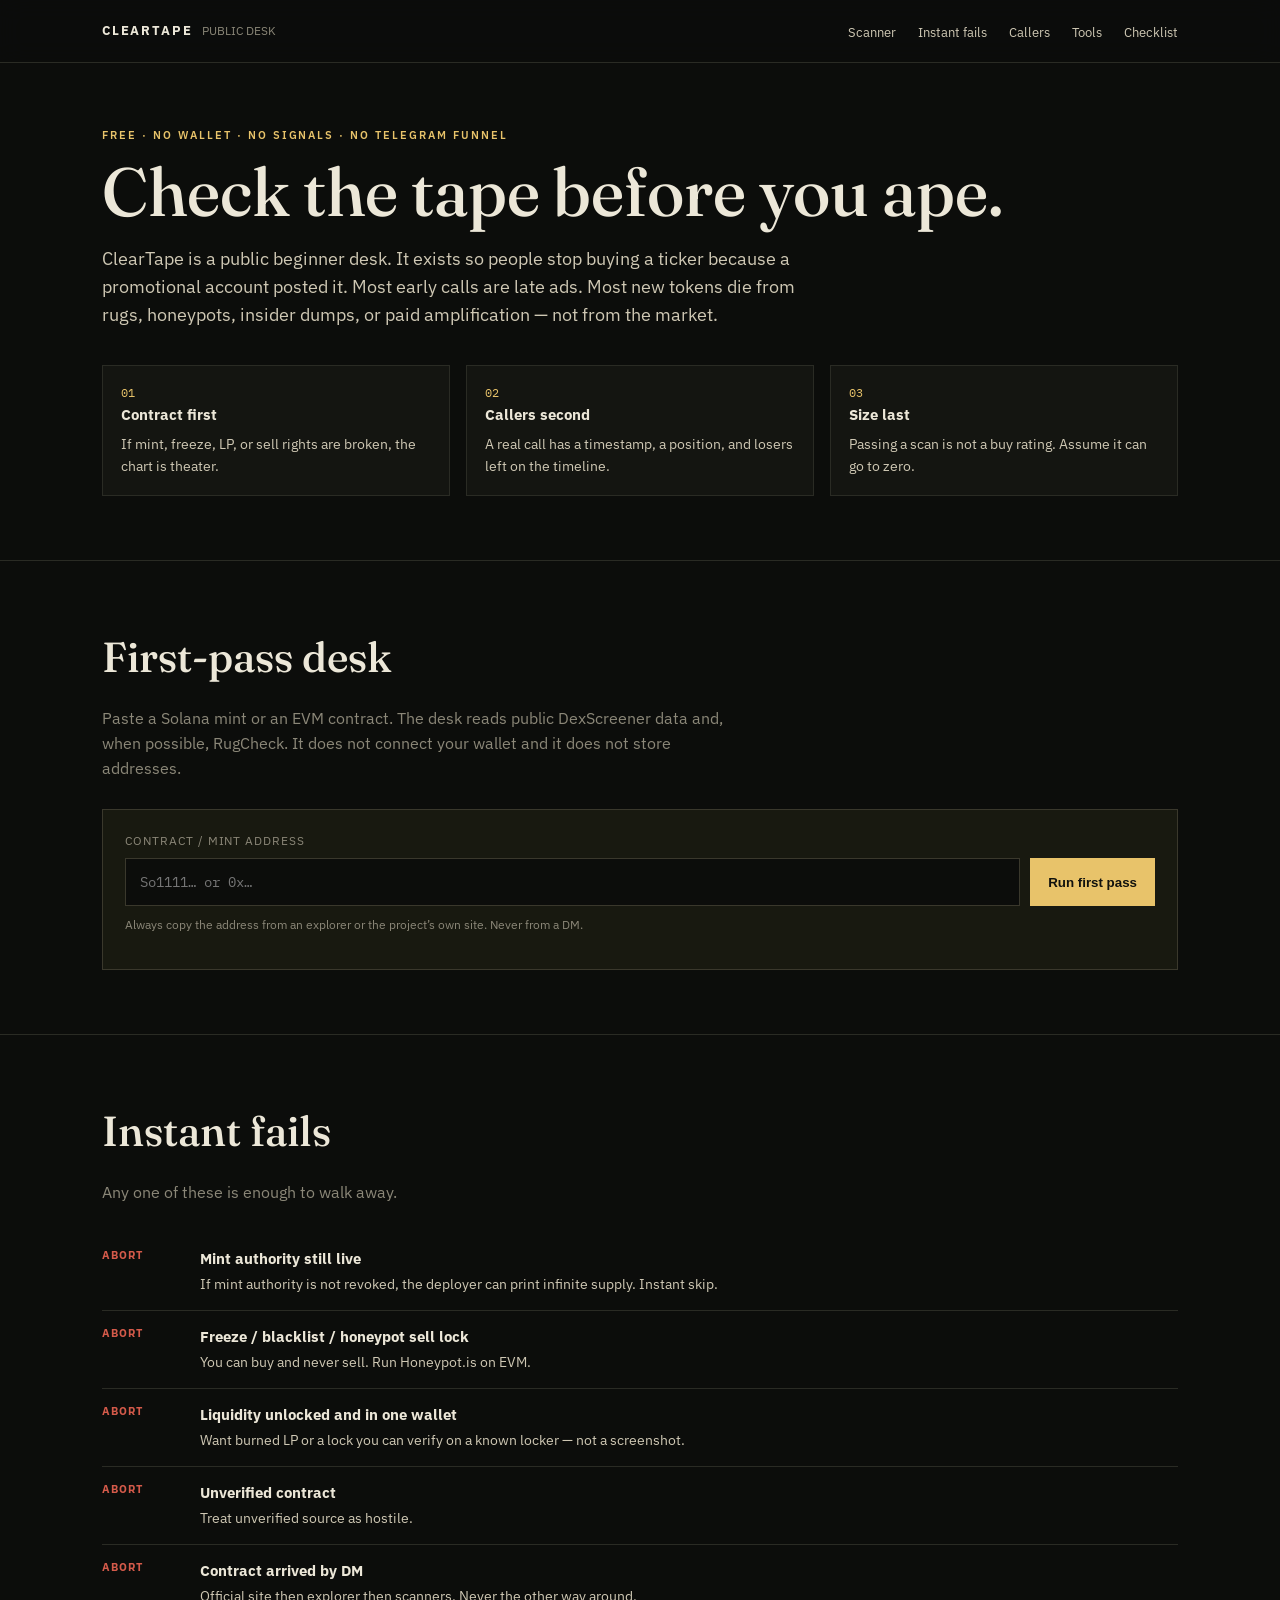
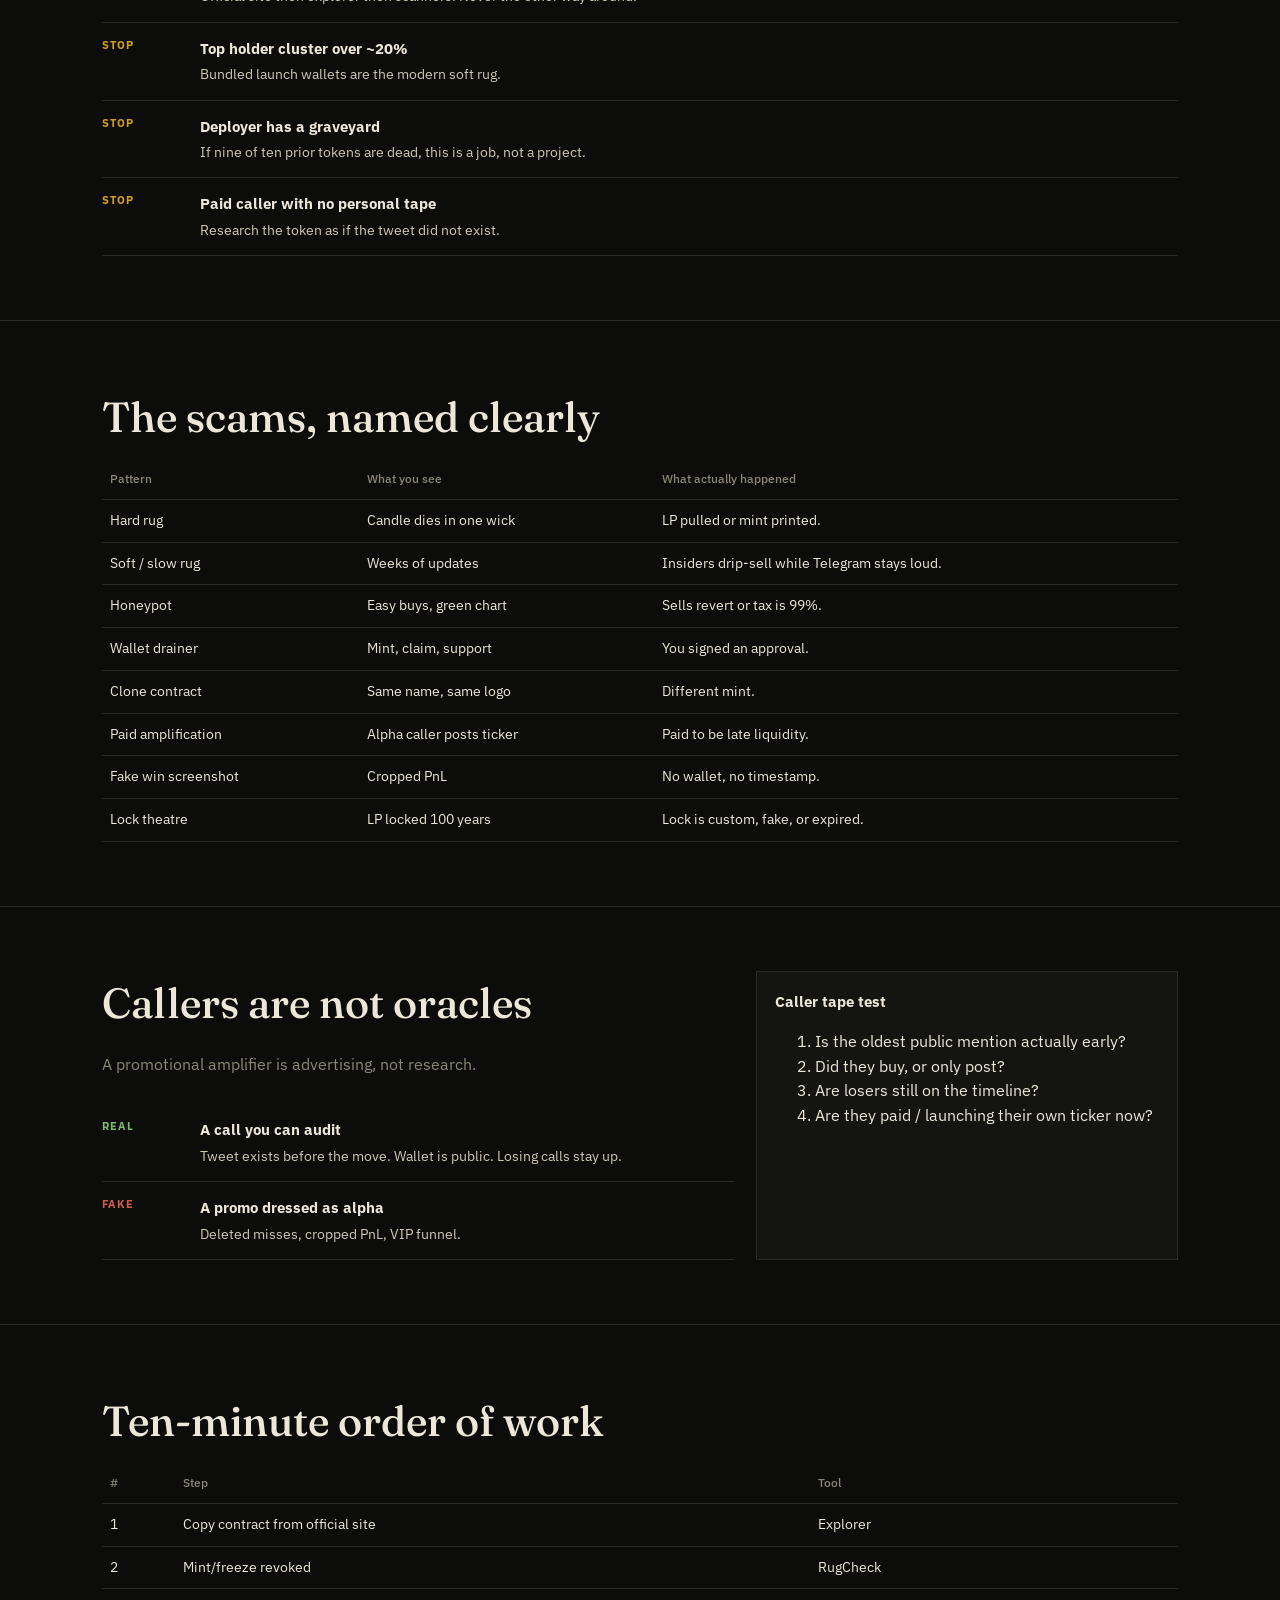
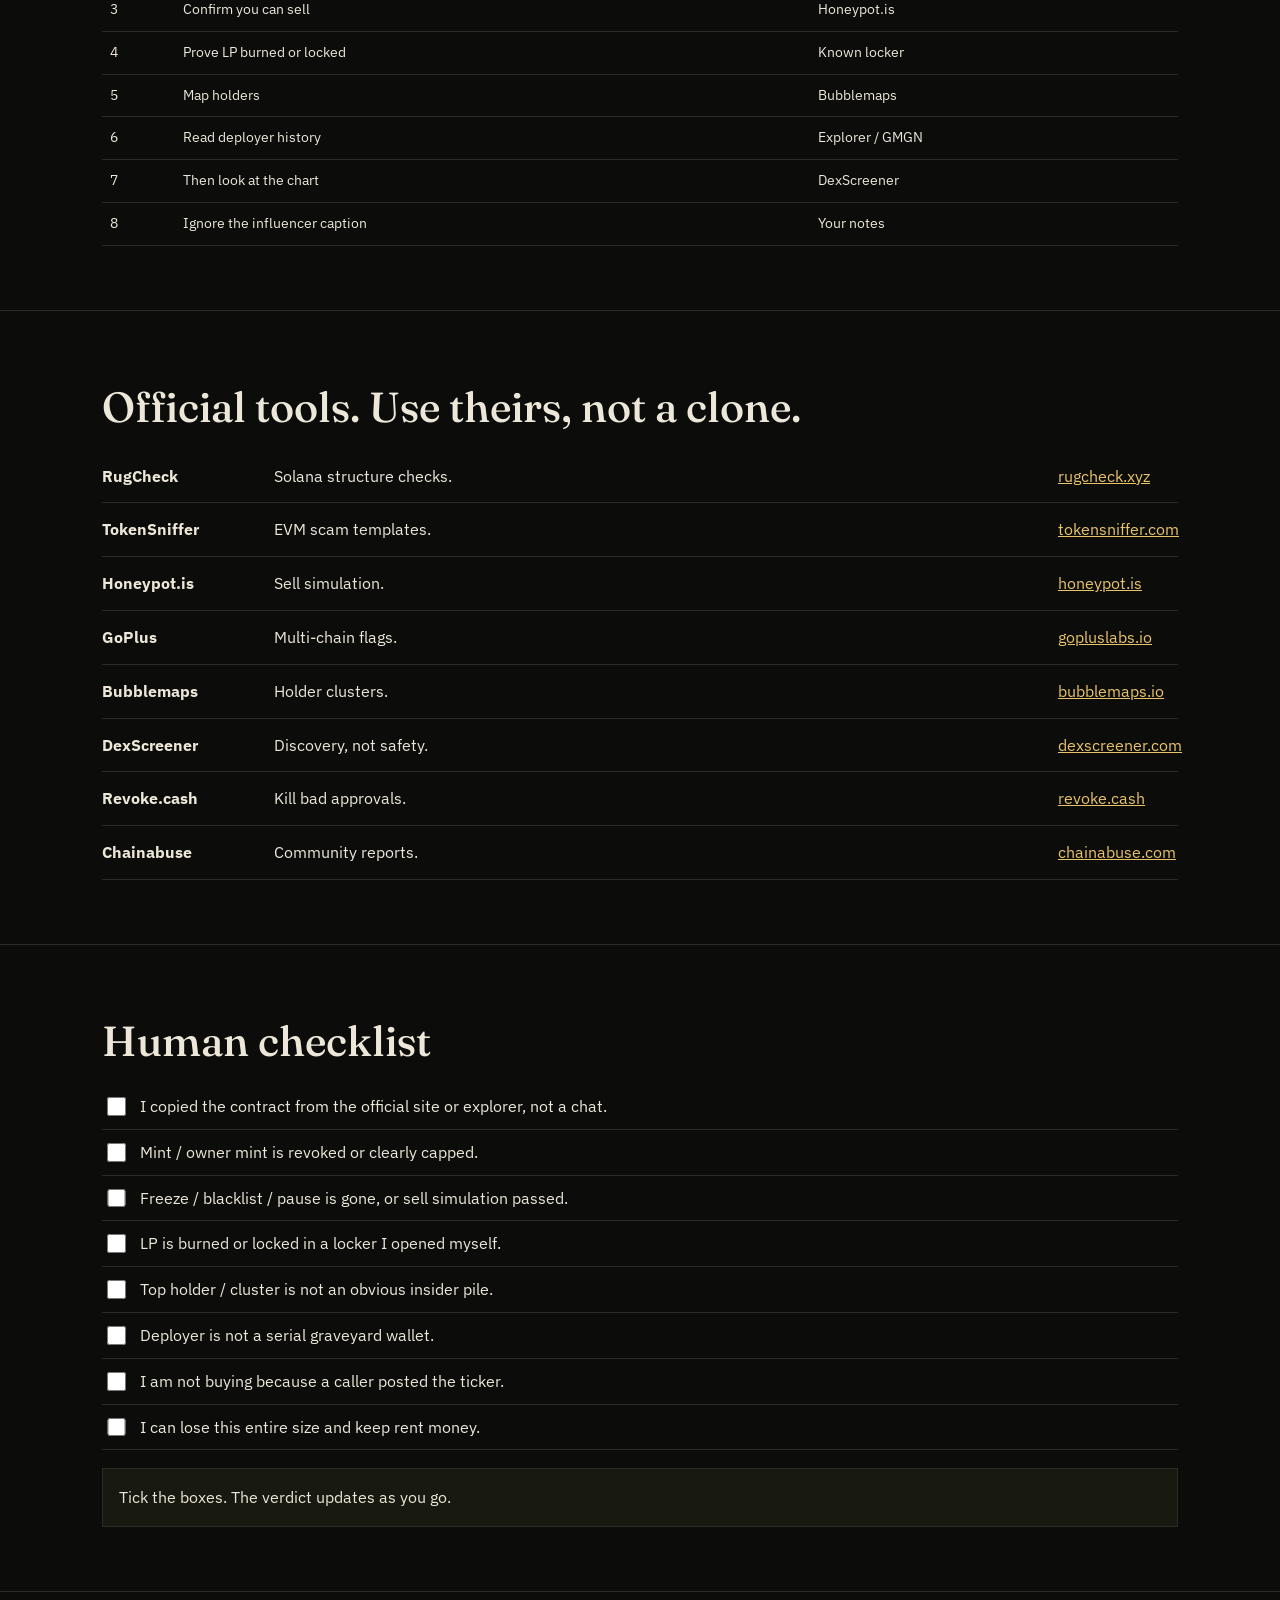
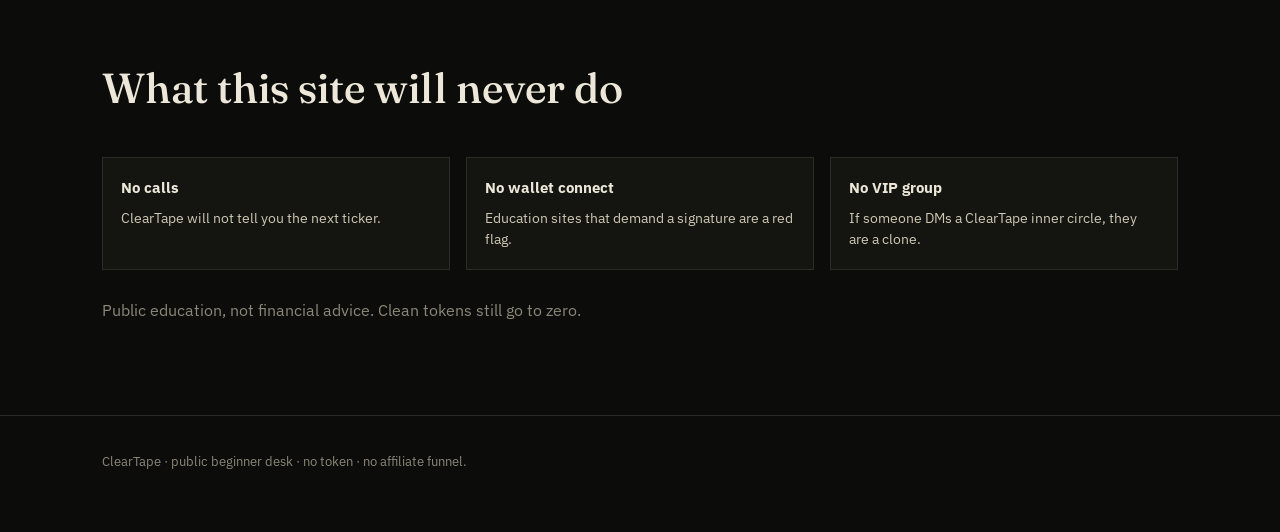
<file: index.html>
<!DOCTYPE html>
<html lang="en">
<head>
  <meta charset="UTF-8" />
  <meta name="viewport" content="width=device-width, initial-scale=1" />
  <title>ClearTape — beginner desk against rugs, honeypots, and paid callers</title>
  <meta name="description" content="Free public website that teaches beginners how to vet crypto tokens and Twitter callers before they lose money. No wallet connect. No signals. No paid group." />
  <link rel="preconnect" href="https://fonts.googleapis.com" />
  <link rel="preconnect" href="https://fonts.gstatic.com" crossorigin />
  <link href="https://fonts.googleapis.com/css2?family=Fraunces:opsz,wght@9..144,500;9..144,600&family=IBM+Plex+Mono:wght@400;500&family=IBM+Plex+Sans:wght@400;500;600&display=swap" rel="stylesheet" />
  <link rel="stylesheet" href="styles.css" />
</head>
<body>
  <header>
    <div class="wrap nav">
      <a class="brand" href="#top"><b>CLEARTAPE</b><span>PUBLIC DESK</span></a>
      <nav>
        <a class="n" href="#desk">Scanner</a>
        <a class="n" href="#fails">Instant fails</a>
        <a class="n" href="#callers">Callers</a>
        <a class="n" href="#tools">Tools</a>
        <a class="n" href="#check">Checklist</a>
      </nav>
    </div>
  </header>
  <main id="top">
    <section class="hero">
      <div class="wrap">
        <div class="kicker">FREE · NO WALLET · NO SIGNALS · NO TELEGRAM FUNNEL</div>
        <h1>Check the tape before you ape.</h1>
        <p class="lede">ClearTape is a public beginner desk. It exists so people stop buying a ticker because a promotional account posted it. Most early calls are late ads. Most new tokens die from rugs, honeypots, insider dumps, or paid amplification — not from the market.</p>
        <div class="grid-3">
          <div class="card"><div class="num">01</div><h3>Contract first</h3><p>If mint, freeze, LP, or sell rights are broken, the chart is theater.</p></div>
          <div class="card"><div class="num">02</div><h3>Callers second</h3><p>A real call has a timestamp, a position, and losers left on the timeline.</p></div>
          <div class="card"><div class="num">03</div><h3>Size last</h3><p>Passing a scan is not a buy rating. Assume it can go to zero.</p></div>
        </div>
      </div>
    </section>
    <section id="desk">
      <div class="wrap">
        <h2>First-pass desk</h2>
        <p class="sub">Paste a Solana mint or an EVM contract. The desk reads public DexScreener data and, when possible, RugCheck. It does not connect your wallet and it does not store addresses.</p>
        <div class="desk">
          <label for="ca">CONTRACT / MINT ADDRESS</label>
          <div class="row">
            <input id="ca" type="text" spellcheck="false" placeholder="So1111… or 0x…" />
            <button id="scan-btn" type="button">Run first pass</button>
          </div>
          <p class="hint">Always copy the address from an explorer or the project’s own site. Never from a DM.</p>
          <div id="result" class="result">
            <div id="verdict" class="verdict warn"></div>
            <div id="metrics" class="metrics"></div>
            <div id="flags"></div>
            <div id="tool-links" class="links"></div>
          </div>
        </div>
      </div>
    </section>
    <section id="fails">
      <div class="wrap">
        <h2>Instant fails</h2>
        <p class="sub">Any one of these is enough to walk away.</p>
        <div class="flag"><div class="tag">ABORT</div><div><h4>Mint authority still live</h4><p>If mint authority is not revoked, the deployer can print infinite supply. Instant skip.</p></div></div>
        <div class="flag"><div class="tag">ABORT</div><div><h4>Freeze / blacklist / honeypot sell lock</h4><p>You can buy and never sell. Run Honeypot.is on EVM.</p></div></div>
        <div class="flag"><div class="tag">ABORT</div><div><h4>Liquidity unlocked and in one wallet</h4><p>Want burned LP or a lock you can verify on a known locker — not a screenshot.</p></div></div>
        <div class="flag"><div class="tag">ABORT</div><div><h4>Unverified contract</h4><p>Treat unverified source as hostile.</p></div></div>
        <div class="flag"><div class="tag">ABORT</div><div><h4>Contract arrived by DM</h4><p>Official site then explorer then scanners. Never the other way around.</p></div></div>
        <div class="flag"><div class="tag warn">STOP</div><div><h4>Top holder cluster over ~20%</h4><p>Bundled launch wallets are the modern soft rug.</p></div></div>
        <div class="flag"><div class="tag warn">STOP</div><div><h4>Deployer has a graveyard</h4><p>If nine of ten prior tokens are dead, this is a job, not a project.</p></div></div>
        <div class="flag"><div class="tag warn">STOP</div><div><h4>Paid caller with no personal tape</h4><p>Research the token as if the tweet did not exist.</p></div></div>
      </div>
    </section>
    <section id="types">
      <div class="wrap">
        <h2>The scams, named clearly</h2>
        <table>
          <thead><tr><th>Pattern</th><th>What you see</th><th>What actually happened</th></tr></thead>
          <tbody>
            <tr><td>Hard rug</td><td>Candle dies in one wick</td><td>LP pulled or mint printed.</td></tr>
            <tr><td>Soft / slow rug</td><td>Weeks of updates</td><td>Insiders drip-sell while Telegram stays loud.</td></tr>
            <tr><td>Honeypot</td><td>Easy buys, green chart</td><td>Sells revert or tax is 99%.</td></tr>
            <tr><td>Wallet drainer</td><td>Mint, claim, support</td><td>You signed an approval.</td></tr>
            <tr><td>Clone contract</td><td>Same name, same logo</td><td>Different mint.</td></tr>
            <tr><td>Paid amplification</td><td>Alpha caller posts ticker</td><td>Paid to be late liquidity.</td></tr>
            <tr><td>Fake win screenshot</td><td>Cropped PnL</td><td>No wallet, no timestamp.</td></tr>
            <tr><td>Lock theatre</td><td>LP locked 100 years</td><td>Lock is custom, fake, or expired.</td></tr>
          </tbody>
        </table>
      </div>
    </section>
    <section id="callers">
      <div class="wrap grid-2">
        <div>
          <h2>Callers are not oracles</h2>
          <p class="sub">A promotional amplifier is advertising, not research.</p>
          <div class="flag"><div class="tag ok">REAL</div><div><h4>A call you can audit</h4><p>Tweet exists before the move. Wallet is public. Losing calls stay up.</p></div></div>
          <div class="flag"><div class="tag">FAKE</div><div><h4>A promo dressed as alpha</h4><p>Deleted misses, cropped PnL, VIP funnel.</p></div></div>
        </div>
        <div class="card">
          <h3>Caller tape test</h3>
          <ol>
            <li>Is the oldest public mention actually early?</li>
            <li>Did they buy, or only post?</li>
            <li>Are losers still on the timeline?</li>
            <li>Are they paid / launching their own ticker now?</li>
          </ol>
        </div>
      </div>
    </section>
    <section id="workflow">
      <div class="wrap">
        <h2>Ten-minute order of work</h2>
        <table>
          <thead><tr><th>#</th><th>Step</th><th>Tool</th></tr></thead>
          <tbody>
            <tr><td>1</td><td>Copy contract from official site</td><td>Explorer</td></tr>
            <tr><td>2</td><td>Mint/freeze revoked</td><td>RugCheck</td></tr>
            <tr><td>3</td><td>Confirm you can sell</td><td>Honeypot.is</td></tr>
            <tr><td>4</td><td>Prove LP burned or locked</td><td>Known locker</td></tr>
            <tr><td>5</td><td>Map holders</td><td>Bubblemaps</td></tr>
            <tr><td>6</td><td>Read deployer history</td><td>Explorer / GMGN</td></tr>
            <tr><td>7</td><td>Then look at the chart</td><td>DexScreener</td></tr>
            <tr><td>8</td><td>Ignore the influencer caption</td><td>Your notes</td></tr>
          </tbody>
        </table>
      </div>
    </section>
    <section id="tools">
      <div class="wrap">
        <h2>Official tools. Use theirs, not a clone.</h2>
        <div class="tool"><b>RugCheck</b><span>Solana structure checks.</span><a href="https://rugcheck.xyz" target="_blank" rel="noopener">rugcheck.xyz</a></div>
        <div class="tool"><b>TokenSniffer</b><span>EVM scam templates.</span><a href="https://tokensniffer.com" target="_blank" rel="noopener">tokensniffer.com</a></div>
        <div class="tool"><b>Honeypot.is</b><span>Sell simulation.</span><a href="https://honeypot.is" target="_blank" rel="noopener">honeypot.is</a></div>
        <div class="tool"><b>GoPlus</b><span>Multi-chain flags.</span><a href="https://gopluslabs.io" target="_blank" rel="noopener">gopluslabs.io</a></div>
        <div class="tool"><b>Bubblemaps</b><span>Holder clusters.</span><a href="https://bubblemaps.io" target="_blank" rel="noopener">bubblemaps.io</a></div>
        <div class="tool"><b>DexScreener</b><span>Discovery, not safety.</span><a href="https://dexscreener.com" target="_blank" rel="noopener">dexscreener.com</a></div>
        <div class="tool"><b>Revoke.cash</b><span>Kill bad approvals.</span><a href="https://revoke.cash" target="_blank" rel="noopener">revoke.cash</a></div>
        <div class="tool"><b>Chainabuse</b><span>Community reports.</span><a href="https://www.chainabuse.com" target="_blank" rel="noopener">chainabuse.com</a></div>
      </div>
    </section>
    <section id="check">
      <div class="wrap">
        <h2>Human checklist</h2>
        <div class="checklist" id="human-check">
          <label class="item"><input type="checkbox" /><div>I copied the contract from the official site or explorer, not a chat.</div></label>
          <label class="item"><input type="checkbox" /><div>Mint / owner mint is revoked or clearly capped.</div></label>
          <label class="item"><input type="checkbox" /><div>Freeze / blacklist / pause is gone, or sell simulation passed.</div></label>
          <label class="item"><input type="checkbox" /><div>LP is burned or locked in a locker I opened myself.</div></label>
          <label class="item"><input type="checkbox" /><div>Top holder / cluster is not an obvious insider pile.</div></label>
          <label class="item"><input type="checkbox" /><div>Deployer is not a serial graveyard wallet.</div></label>
          <label class="item"><input type="checkbox" /><div>I am not buying because a caller posted the ticker.</div></label>
          <label class="item"><input type="checkbox" /><div>I can lose this entire size and keep rent money.</div></label>
        </div>
        <div class="scorebox" id="human-score">Tick the boxes. The verdict updates as you go.</div>
      </div>
    </section>
    <section>
      <div class="wrap">
        <h2>What this site will never do</h2>
        <div class="grid-3">
          <div class="card"><h3>No calls</h3><p>ClearTape will not tell you the next ticker.</p></div>
          <div class="card"><h3>No wallet connect</h3><p>Education sites that demand a signature are a red flag.</p></div>
          <div class="card"><h3>No VIP group</h3><p>If someone DMs a ClearTape inner circle, they are a clone.</p></div>
        </div>
        <p class="sub" style="margin-top:28px">Public education, not financial advice. Clean tokens still go to zero.</p>
      </div>
    </section>
  </main>
  <footer>
    <div class="wrap">ClearTape · public beginner desk · no token · no affiliate funnel.</div>
  </footer>
  <script src="app.js"></script>
</body>
</html>
</file>
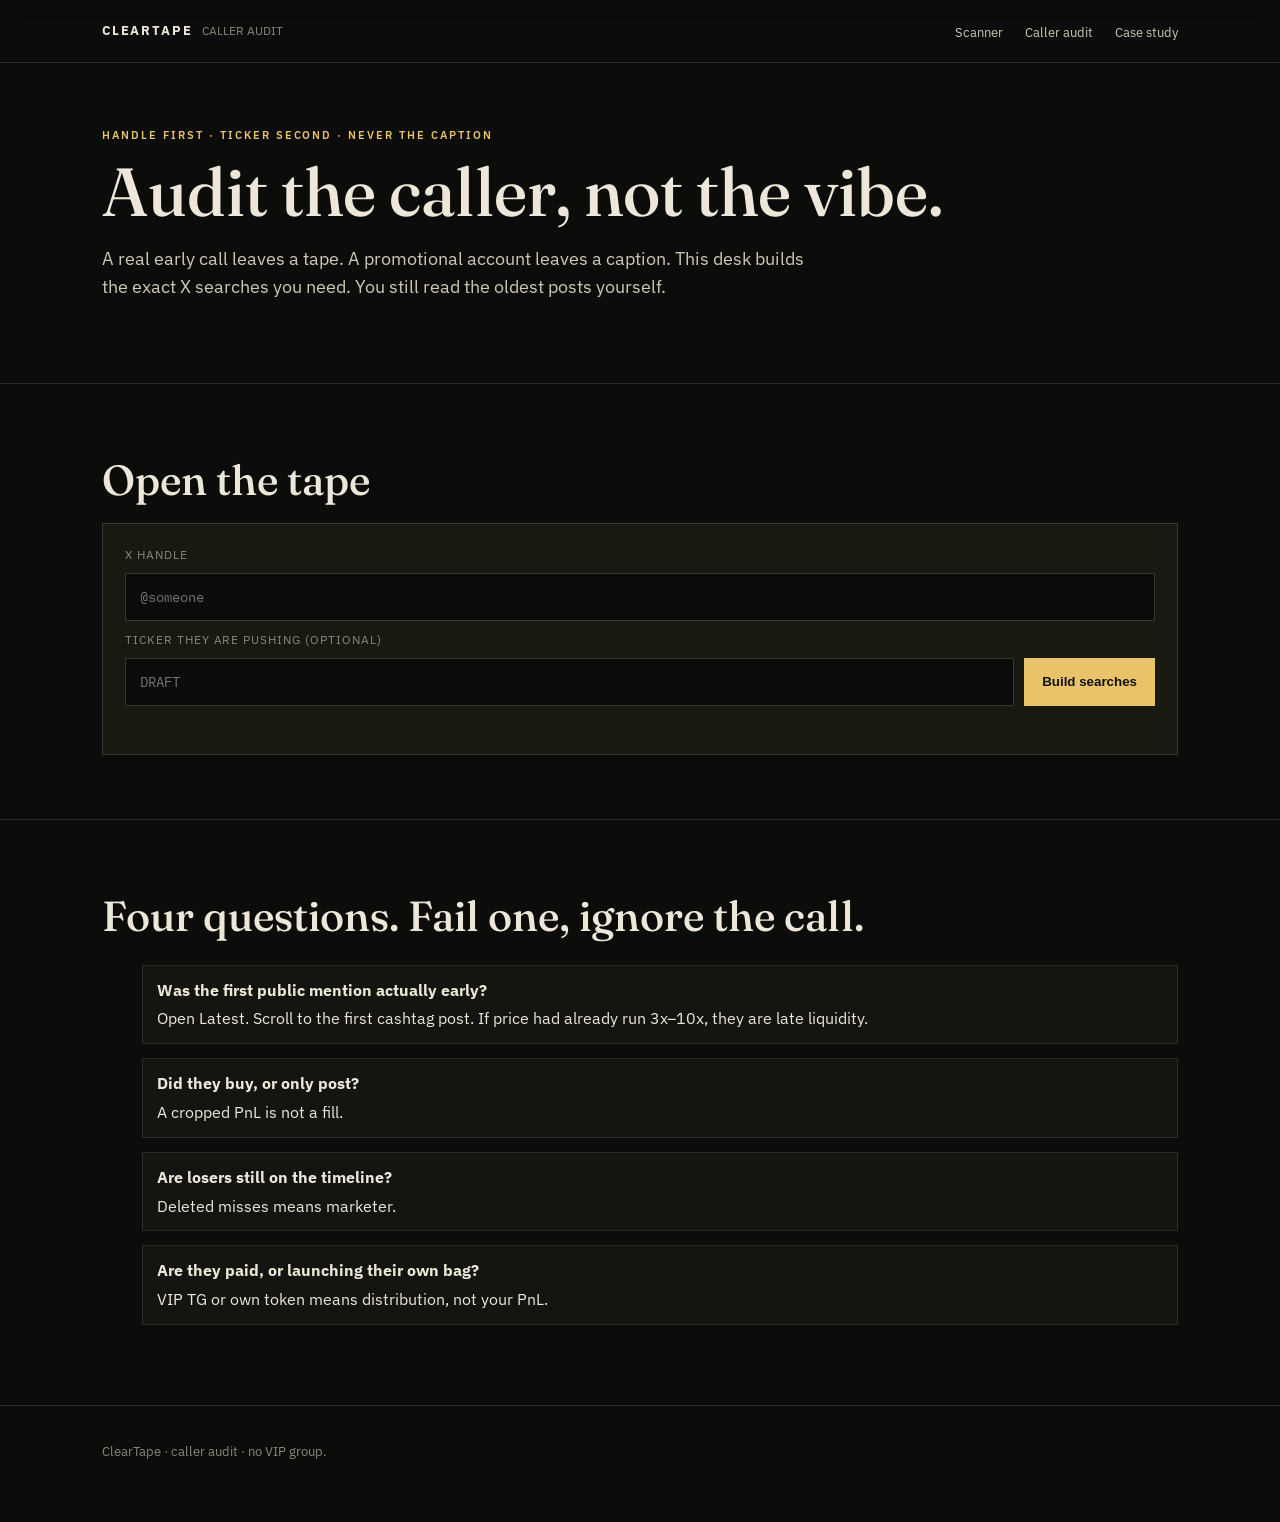
<file: callers.html>
<!DOCTYPE html>
<html lang="en">
<head>
  <meta charset="UTF-8" />
  <meta name="viewport" content="width=device-width, initial-scale=1" />
  <title>Caller audit — ClearTape</title>
  <link rel="preconnect" href="https://fonts.googleapis.com" />
  <link rel="preconnect" href="https://fonts.gstatic.com" crossorigin />
  <link href="https://fonts.googleapis.com/css2?family=Fraunces:opsz,wght@9..144,500;9..144,600&family=IBM+Plex+Mono:wght@400;500&family=IBM+Plex+Sans:wght@400;500;600&display=swap" rel="stylesheet" />
  <link rel="stylesheet" href="styles.css" />
</head>
<body>
  <header>
    <div class="wrap nav">
      <a class="brand" href="index.html"><b>CLEARTAPE</b><span>CALLER AUDIT</span></a>
      <nav>
        <a class="n" href="index.html#desk">Scanner</a>
        <a class="n" href="callers.html">Caller audit</a>
        <a class="n" href="case.html">Case study</a>
      </nav>
    </div>
  </header>
  <main>
    <section class="hero">
      <div class="wrap">
        <div class="kicker">HANDLE FIRST · TICKER SECOND · NEVER THE CAPTION</div>
        <h1>Audit the caller, not the vibe.</h1>
        <p class="lede">A real early call leaves a tape. A promotional account leaves a caption. This desk builds the exact X searches you need. You still read the oldest posts yourself.</p>
      </div>
    </section>
    <section>
      <div class="wrap">
        <h2>Open the tape</h2>
        <div class="desk">
          <label for="handle">X HANDLE</label>
          <div class="row" style="margin-bottom:10px">
            <input id="handle" type="text" spellcheck="false" placeholder="@someone" />
          </div>
          <label for="ticker">TICKER THEY ARE PUSHING (OPTIONAL)</label>
          <div class="row">
            <input id="ticker" type="text" spellcheck="false" placeholder="DRAFT" />
            <button id="caller-btn" type="button">Build searches</button>
          </div>
          <div id="caller-links" class="links search-out"></div>
          <p id="caller-note" class="hint"></p>
        </div>
      </div>
    </section>
    <section>
      <div class="wrap">
        <h2>Four questions. Fail one, ignore the call.</h2>
        <ol class="steps">
          <li><strong>Was the first public mention actually early?</strong> Open Latest. Scroll to the first cashtag post. If price had already run 3x–10x, they are late liquidity.</li>
          <li><strong>Did they buy, or only post?</strong> A cropped PnL is not a fill.</li>
          <li><strong>Are losers still on the timeline?</strong> Deleted misses means marketer.</li>
          <li><strong>Are they paid, or launching their own bag?</strong> VIP TG or own token means distribution, not your PnL.</li>
        </ol>
      </div>
    </section>
  </main>
  <footer><div class="wrap">ClearTape · caller audit · no VIP group.</div></footer>
  <script src="app.js"></script>
</body>
</html>
</file>
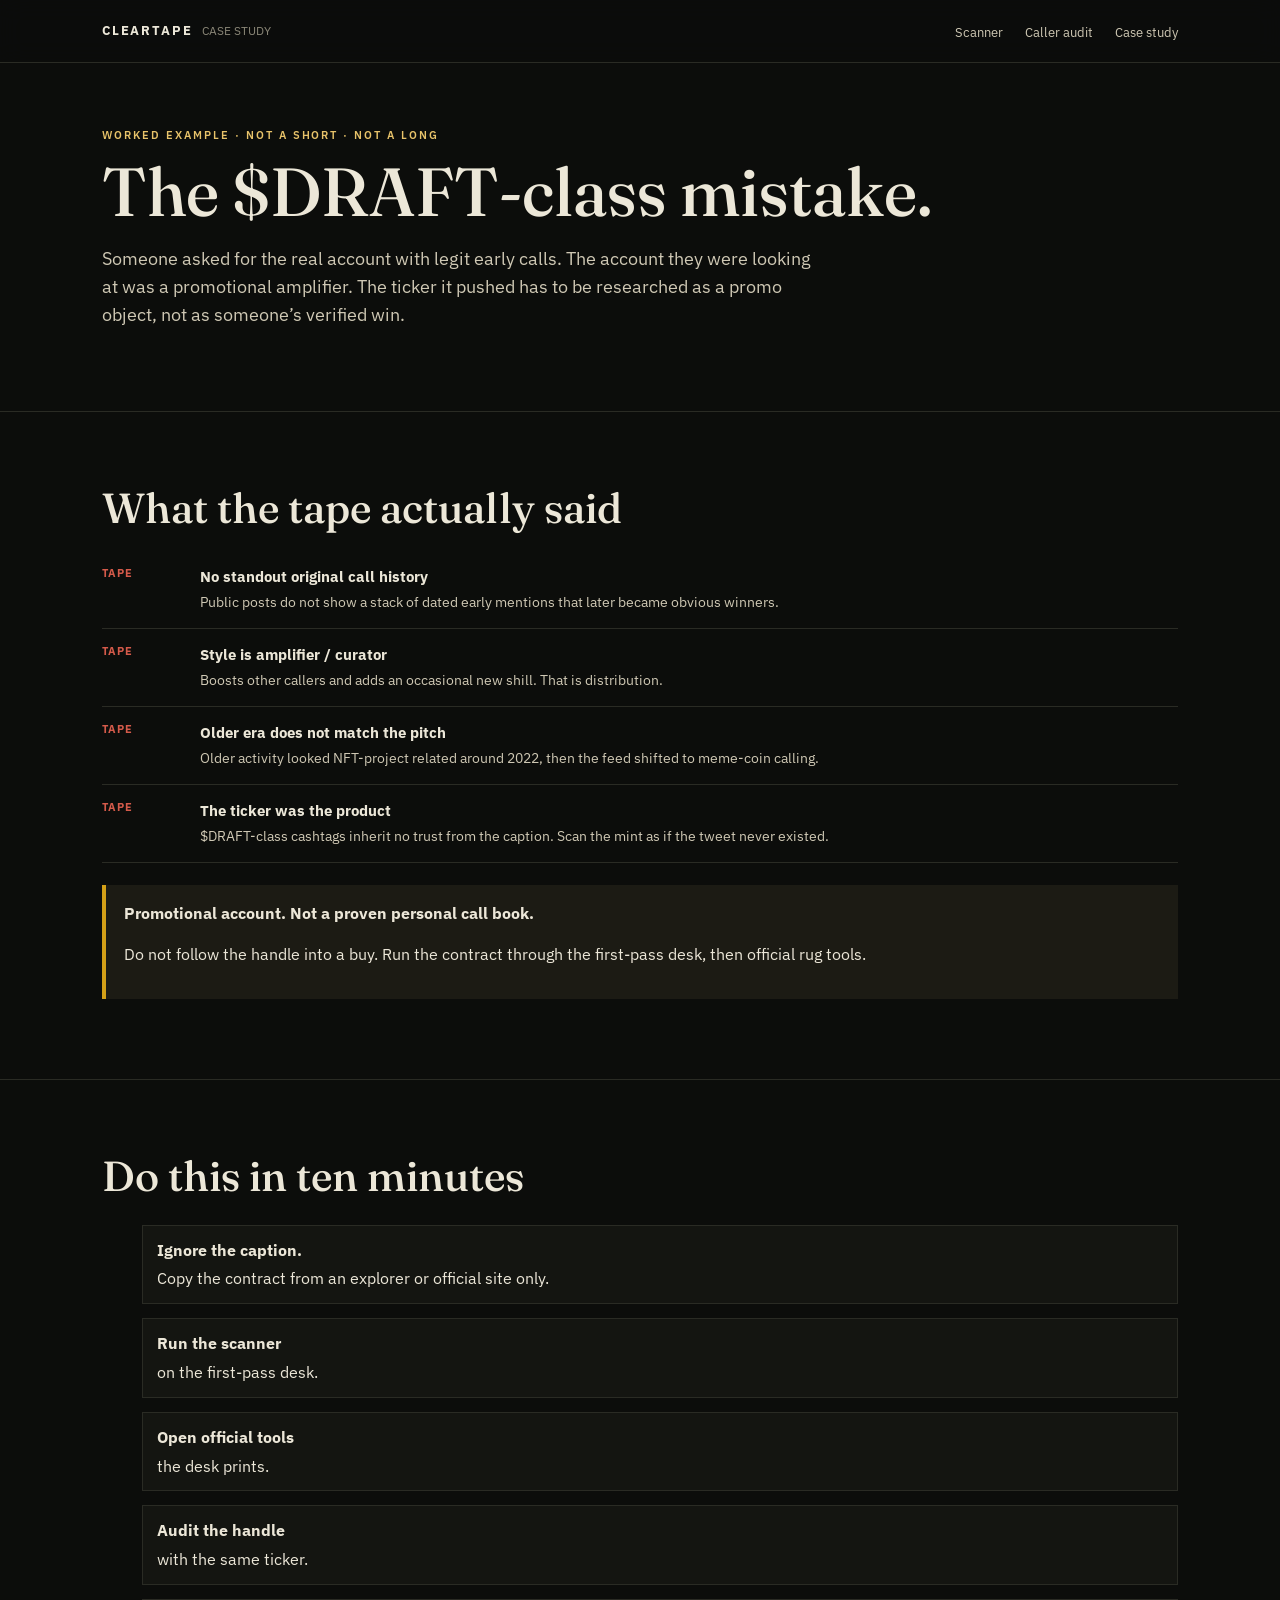
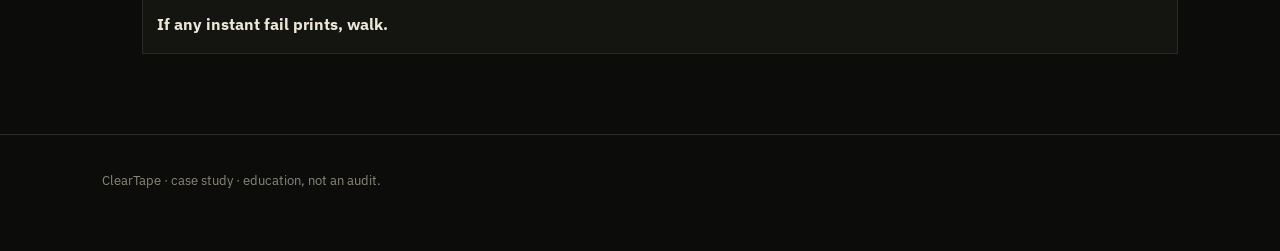
<file: case.html>
<!DOCTYPE html>
<html lang="en">
<head>
  <meta charset="UTF-8" />
  <meta name="viewport" content="width=device-width, initial-scale=1" />
  <title>Case study — $DRAFT-class ticker — ClearTape</title>
  <link rel="stylesheet" href="styles.css" />
  <link href="https://fonts.googleapis.com/css2?family=Fraunces:opsz,wght@9..144,500;9..144,600&family=IBM+Plex+Mono:wght@400;500&family=IBM+Plex+Sans:wght@400;500;600&display=swap" rel="stylesheet" />
</head>
<body>
  <header>
    <div class="wrap nav">
      <a class="brand" href="index.html"><b>CLEARTAPE</b><span>CASE STUDY</span></a>
      <nav>
        <a class="n" href="index.html#desk">Scanner</a>
        <a class="n" href="callers.html">Caller audit</a>
        <a class="n" href="case.html">Case study</a>
      </nav>
    </div>
  </header>
  <main>
    <section class="hero">
      <div class="wrap">
        <div class="kicker">WORKED EXAMPLE · NOT A SHORT · NOT A LONG</div>
        <h1>The $DRAFT-class mistake.</h1>
        <p class="lede">Someone asked for the real account with legit early calls. The account they were looking at was a promotional amplifier. The ticker it pushed has to be researched as a promo object, not as someone’s verified win.</p>
      </div>
    </section>
    <section>
      <div class="wrap">
        <h2>What the tape actually said</h2>
        <div class="flag"><div class="tag">TAPE</div><div><h4>No standout original call history</h4><p>Public posts do not show a stack of dated early mentions that later became obvious winners.</p></div></div>
        <div class="flag"><div class="tag">TAPE</div><div><h4>Style is amplifier / curator</h4><p>Boosts other callers and adds an occasional new shill. That is distribution.</p></div></div>
        <div class="flag"><div class="tag">TAPE</div><div><h4>Older era does not match the pitch</h4><p>Older activity looked NFT-project related around 2022, then the feed shifted to meme-coin calling.</p></div></div>
        <div class="flag"><div class="tag">TAPE</div><div><h4>The ticker was the product</h4><p>$DRAFT-class cashtags inherit no trust from the caption. Scan the mint as if the tweet never existed.</p></div></div>
        <div class="verdict warn" style="display:block;margin-top:22px">
          <strong>Promotional account. Not a proven personal call book.</strong>
          <p>Do not follow the handle into a buy. Run the contract through the first-pass desk, then official rug tools.</p>
        </div>
      </div>
    </section>
    <section>
      <div class="wrap">
        <h2>Do this in ten minutes</h2>
        <ol class="steps">
          <li><strong>Ignore the caption.</strong> Copy the contract from an explorer or official site only.</li>
          <li><strong>Run the scanner</strong> on the first-pass desk.</li>
          <li><strong>Open official tools</strong> the desk prints.</li>
          <li><strong>Audit the handle</strong> with the same ticker.</li>
          <li><strong>If any instant fail prints, walk.</strong></li>
        </ol>
      </div>
    </section>
  </main>
  <footer><div class="wrap">ClearTape · case study · education, not an audit.</div></footer>
</body>
</html>
</file>
<file: styles.css>
:root{--bg:#0c0d0b;--bg2:#141511;--paper:#ece7d8;--paper-dim:#cfc8b4;--ink:#11120e;--muted:#8b8778;--line:#2a2b24;--good:#7dba6a;--warn:#d4a017;--bad:#d45a4a;--accent:#e8c36a}*{box-sizing:border-box}html{scroll-behavior:smooth}body{margin:0;font-family:IBM Plex Sans,Segoe UI,sans-serif;background:var(--bg);color:var(--paper);line-height:1.55}a{color:var(--accent)}code,.mono{font-family:IBM Plex Mono,ui-monospace,monospace}.wrap{max-width:1120px;margin:0 auto;padding:0 22px}header{position:sticky;top:0;z-index:20;backdrop-filter:blur(12px);background:rgba(12,13,11,.82);border-bottom:1px solid var(--line)}.nav{display:flex;align-items:center;justify-content:space-between;height:62px}.brand{display:flex;align-items:baseline;gap:10px;text-decoration:none;color:var(--paper)}.brand b{letter-spacing:.14em;font-size:13px}.brand span{color:var(--muted);font-size:12px}.nav a.n{color:var(--paper-dim);text-decoration:none;font-size:13px;margin-left:18px}h1,h2{font-family:Fraunces,Georgia,serif;font-weight:500}h1{font-size:clamp(36px,6vw,68px);line-height:1.05;margin:12px 0 18px}h2{font-size:clamp(28px,4vw,42px);margin:0 0 10px}.kicker{color:var(--accent);letter-spacing:.18em;font-size:11px;font-weight:600}.lede{max-width:720px;color:var(--paper-dim);font-size:18px}.grid-3,.grid-2{display:grid;gap:16px}.grid-3{grid-template-columns:repeat(3,1fr);margin-top:36px}.grid-2{grid-template-columns:1.2fr .8fr;gap:22px}.card{background:var(--bg2);border:1px solid var(--line);padding:18px}.card h3{margin:0 0 8px;font-size:15px}.card p{margin:0;color:var(--paper-dim);font-size:14px}.num{color:var(--accent);font-family:IBM Plex Mono,monospace;font-size:12px}section{padding:64px 0;border-bottom:1px solid var(--line)}.sub{color:var(--muted);max-width:640px;margin-bottom:28px}.desk{background:#181910;border:1px solid #3a382c;padding:22px}.desk label{display:block;font-size:12px;letter-spacing:.08em;color:var(--muted);margin-bottom:8px}.row{display:flex;gap:10px}input[type=text]{flex:1;background:#0c0d0b;border:1px solid #3a382c;color:var(--paper);padding:14px;font-size:14px;font-family:IBM Plex Mono,monospace}button{background:var(--accent);color:var(--ink);border:0;padding:14px 18px;font-weight:700;cursor:pointer}.hint{margin-top:10px;color:var(--muted);font-size:12px}.result{margin-top:22px;display:none}.result.show{display:block}.verdict{padding:16px 18px;border-left:4px solid var(--warn);background:#1c1b14;margin-bottom:16px}.verdict.good{border-color:var(--good)}.verdict.bad{border-color:var(--bad)}.metrics{display:grid;grid-template-columns:repeat(4,1fr);gap:10px}.metric{background:#10110d;border:1px solid var(--line);padding:12px}.metric b{display:block;font-size:18px}.metric span{color:var(--muted);font-size:11px}.links{display:flex;flex-wrap:wrap;gap:8px;margin-top:14px}.links a{color:var(--paper);text-decoration:none;border:1px solid var(--line);padding:8px 10px;font-size:12px}table{width:100%;border-collapse:collapse;font-size:14px}th,td{text-align:left;padding:10px 8px;border-bottom:1px solid var(--line);vertical-align:top}th{color:var(--muted);font-weight:500;font-size:12px}.flag{display:flex;gap:12px;padding:14px 0;border-bottom:1px solid var(--line)}.flag .tag{flex:0 0 86px;font-size:11px;letter-spacing:.08em;color:var(--bad);font-weight:700}.flag .tag.warn{color:var(--warn)}.flag .tag.ok{color:var(--good)}.flag h4{margin:0 0 4px;font-size:15px}.flag p{margin:0;color:var(--paper-dim);font-size:14px}.checklist .item{display:grid;grid-template-columns:28px 1fr;gap:10px;padding:10px 0;border-bottom:1px solid var(--line)}.scorebox{margin-top:18px;padding:16px;background:#181910;border:1px solid var(--line)}.tool{display:grid;grid-template-columns:160px 1fr 120px;gap:12px;align-items:center;padding:14px 0;border-bottom:1px solid var(--line)}.steps li{list-style:none;margin:0 0 14px;padding:12px 14px;border:1px solid var(--line);background:#141511}.steps li strong{display:block;margin-bottom:4px}footer{padding:36px 0 60px;color:var(--muted);font-size:13px}@media(max-width:860px){.grid-3,.grid-2,.metrics,.tool{grid-template-columns:1fr}.nav{height:auto;padding:12px 0;flex-wrap:wrap}.nav a.n{display:inline;margin:0 12px 0 0;font-size:12px}.row{flex-direction:column}}
</file>
